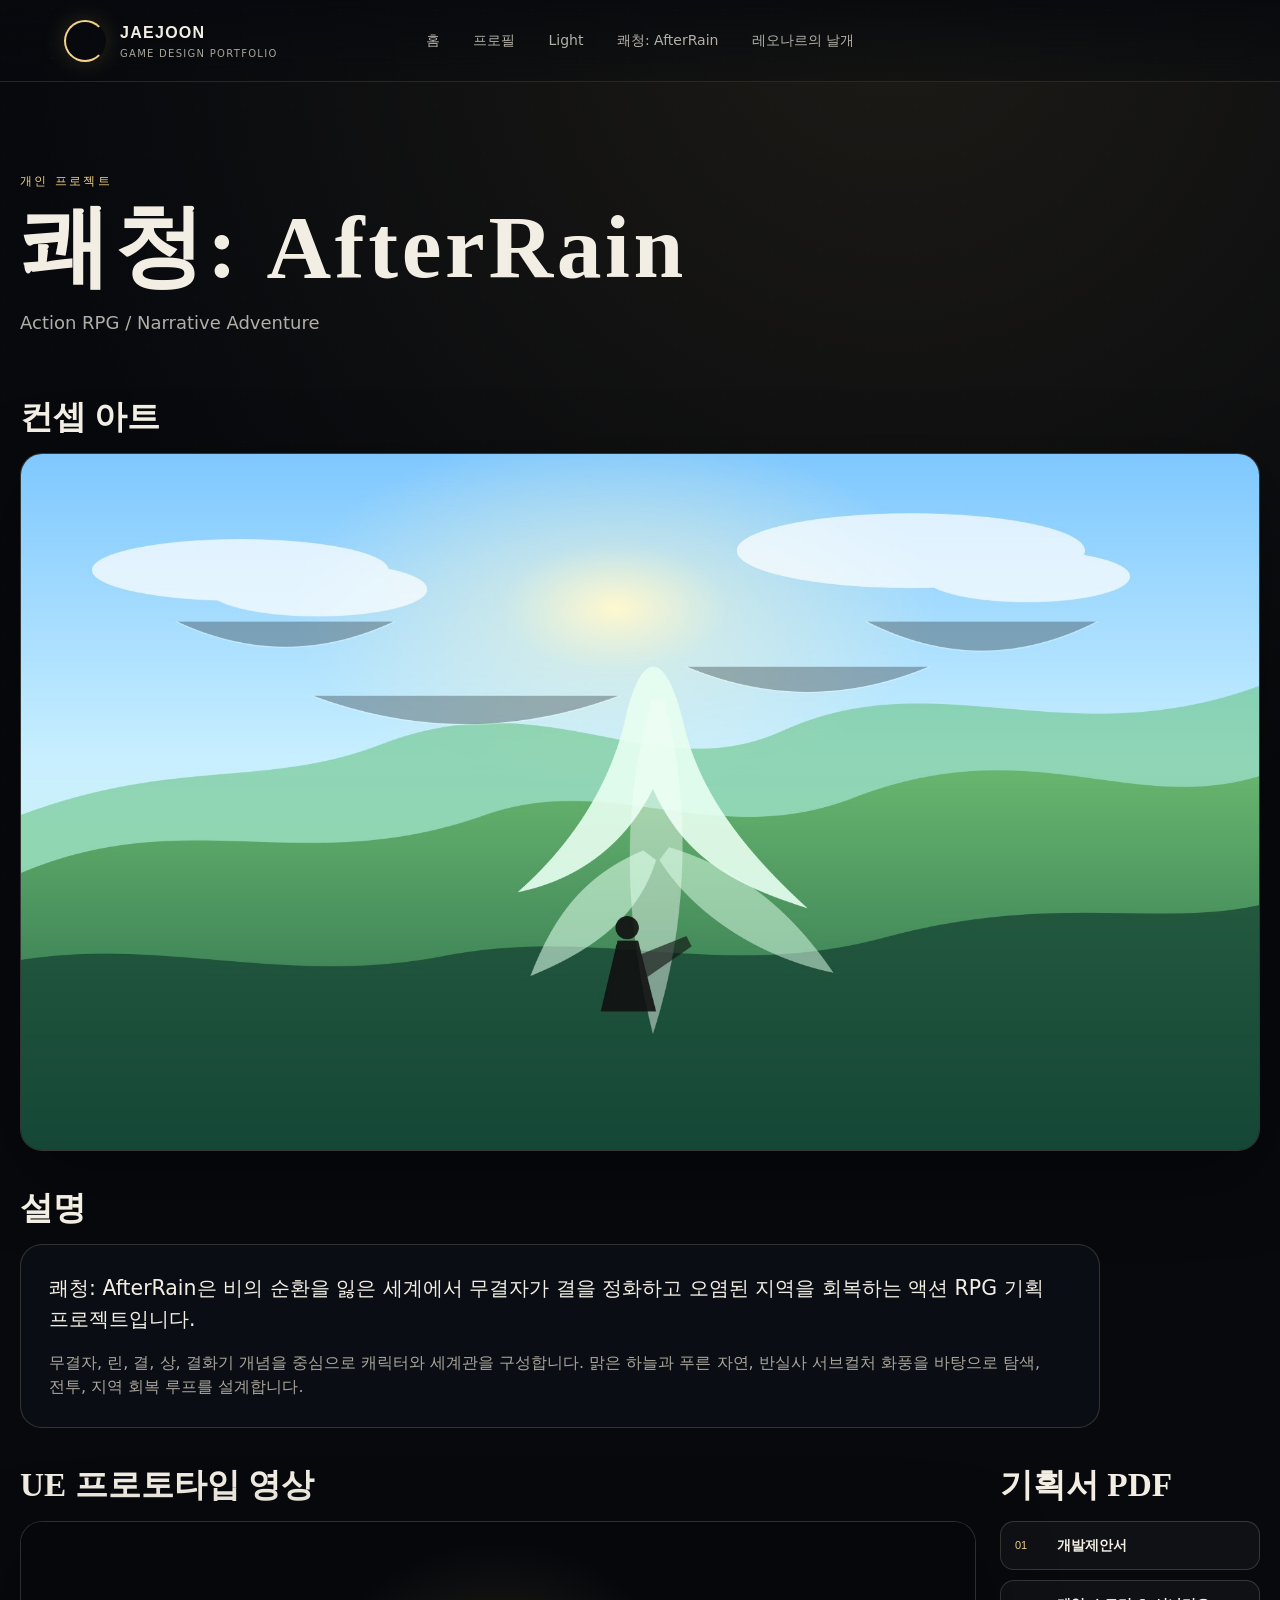
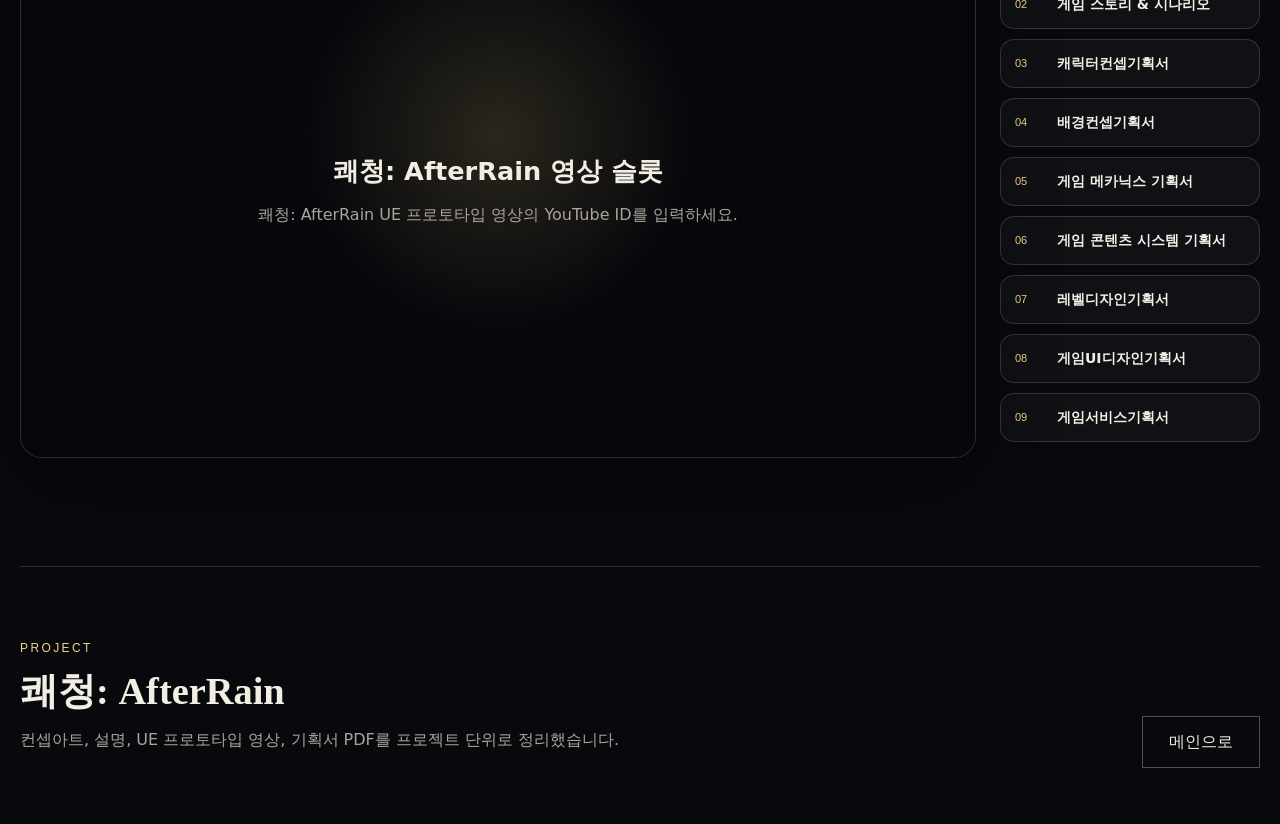
<file: game-portfolio-site/projects/afterrain.html>
<!doctype html>
<html lang="ko">
<head>
  <meta charset="utf-8" />
  <meta name="viewport" content="width=device-width, initial-scale=1" />
  <title>쾌청: AfterRain | 김재준 게임 디자인 포트폴리오</title>
  <meta name="description" content="쾌청: AfterRain은 비의 순환을 잃은 세계에서 무결자가 결을 정화하고 오염된 지역을 회복하는 액션 RPG 기획 프로젝트입니다." />
  <meta name="keywords" content="게임 디자인 포트폴리오, 게임기획 포트폴리오, 게임기획자 취업, Unreal Engine, 레벨디자인, 게임시스템기획, 액션 RPG, 메트로바니아, 쾌청 AfterRain" />
  <link rel="canonical" href="https://your-domain.com/projects/afterrain.html" />
  <link rel="icon" href="../assets/meta/favicon.ico" sizes="any" />
  <link rel="icon" type="image/svg+xml" href="../assets/meta/favicon.svg" />
  <link rel="icon" type="image/png" sizes="32x32" href="../assets/meta/favicon-32x32.png" />
  <link rel="icon" type="image/png" sizes="16x16" href="../assets/meta/favicon-16x16.png" />
  <link rel="apple-touch-icon" sizes="180x180" href="../assets/meta/apple-touch-icon.png" />
  <link rel="manifest" href="../assets/meta/site.webmanifest" />
  <meta name="theme-color" content="#05080c" />
  <meta property="og:type" content="website" />
  <meta property="og:title" content="쾌청: AfterRain | 김재준 게임 디자인 포트폴리오" />
  <meta property="og:description" content="쾌청: AfterRain은 비의 순환을 잃은 세계에서 무결자가 결을 정화하고 오염된 지역을 회복하는 액션 RPG 기획 프로젝트입니다." />
  <meta property="og:image" content="https://your-domain.com/assets/images/afterrain-concept.jpg" />
  <meta property="og:url" content="https://your-domain.com/projects/afterrain.html" />
  <meta name="twitter:card" content="summary_large_image" />
  <meta name="twitter:title" content="쾌청: AfterRain | 김재준 게임 디자인 포트폴리오" />
  <meta name="twitter:description" content="쾌청: AfterRain은 비의 순환을 잃은 세계에서 무결자가 결을 정화하고 오염된 지역을 회복하는 액션 RPG 기획 프로젝트입니다." />
  <meta name="twitter:image" content="https://your-domain.com/assets/images/afterrain-concept.jpg" />
  <link rel="stylesheet" href="../css/style.css" />
</head>
<body>
  <div class="site-noise" aria-hidden="true"></div>
  <header class="site-header" data-header>
    <a class="brand" href="../index.html#home" aria-label="홈으로 이동">
      <span class="brand-mark" aria-hidden="true"></span>
      <span class="brand-text"><strong>JAEJOON</strong><em>GAME DESIGN PORTFOLIO</em></span>
    </a>
    <button class="menu-toggle" type="button" data-menu-toggle aria-label="메뉴 열기"><span></span><span></span><span></span></button>
    <nav class="site-nav" data-nav aria-label="주요 메뉴">
      <a href="../index.html#home">홈</a>
      <a href="../index.html#profile">프로필</a>
      <a href="../projects/light.html">Light</a>
      <a href="../projects/afterrain.html">쾌청: AfterRain</a>
      <a href="../projects/wings-of-l.html">레오나르의 날개</a>
    </nav>
  </header>

  <main class="project-main">
    <section class="project-page-head" data-section>
      <p class="eyebrow">개인 프로젝트</p>
      <h1>쾌청: AfterRain</h1>
      <p>Action RPG / Narrative Adventure</p>
    </section>

    <section class="project-detail-page section" data-section>
      <article class="project-concept">
        <div class="project-block-head"><h2>컨셉 아트</h2></div>
        <div class="project-concept-image"><img src="../assets/images/afterrain-concept.jpg" alt="쾌청: AfterRain 컨셉 아트" /></div>
      </article>

      <article class="project-description">
        <div class="project-block-head"><h2>설명</h2></div>
        <div class="project-description-body">
          <p class="project-hero-line">쾌청: AfterRain은 비의 순환을 잃은 세계에서 무결자가 결을 정화하고 오염된 지역을 회복하는 액션 RPG 기획 프로젝트입니다.</p>
          <p>무결자, 린, 결, 상, 결화기 개념을 중심으로 캐릭터와 세계관을 구성합니다. 맑은 하늘과 푸른 자연, 반실사 서브컬처 화풍을 바탕으로 탐색, 전투, 지역 회복 루프를 설계합니다.</p>
        </div>
      </article>

      <div class="project-result-layout">
        <article class="project-video">
          <div class="project-block-head"><h2>UE 프로토타입 영상</h2></div>
          <div class="video-frame" data-youtube-id="">
            <div class="video-placeholder"><div><strong>쾌청: AfterRain 영상 슬롯</strong><p>쾌청: AfterRain UE 프로토타입 영상의 YouTube ID를 입력하세요.</p></div></div>
          </div>
        </article>
        <article class="project-docs project-docs-side">
          <div class="project-block-head docs-head"><h2>기획서 PDF</h2></div>
          <div class="document-list">
            <button type="button" class="document-card document-list-item" data-pdf-path="../assets/pdfs/afterrain/development-proposal.pdf" data-pdf-title="개발제안서" data-pdf-project="쾌청: AfterRain">
              <span><small>01</small><strong>개발제안서</strong></span>
            </button>
<button type="button" class="document-card document-list-item" data-pdf-path="../assets/pdfs/afterrain/story-scenario.pdf" data-pdf-title="게임 스토리 & 시나리오" data-pdf-project="쾌청: AfterRain">
              <span><small>02</small><strong>게임 스토리 & 시나리오</strong></span>
            </button>
<button type="button" class="document-card document-list-item" data-pdf-path="../assets/pdfs/afterrain/character-concept.pdf" data-pdf-title="캐릭터컨셉기획서" data-pdf-project="쾌청: AfterRain">
              <span><small>03</small><strong>캐릭터컨셉기획서</strong></span>
            </button>
<button type="button" class="document-card document-list-item" data-pdf-path="../assets/pdfs/afterrain/background-concept.pdf" data-pdf-title="배경컨셉기획서" data-pdf-project="쾌청: AfterRain">
              <span><small>04</small><strong>배경컨셉기획서</strong></span>
            </button>
<button type="button" class="document-card document-list-item" data-pdf-path="../assets/pdfs/afterrain/game-mechanics.pdf" data-pdf-title="게임 메카닉스 기획서" data-pdf-project="쾌청: AfterRain">
              <span><small>05</small><strong>게임 메카닉스 기획서</strong></span>
            </button>
<button type="button" class="document-card document-list-item" data-pdf-path="../assets/pdfs/afterrain/content-system.pdf" data-pdf-title="게임 콘텐츠 시스템 기획서" data-pdf-project="쾌청: AfterRain">
              <span><small>06</small><strong>게임 콘텐츠 시스템 기획서</strong></span>
            </button>
<button type="button" class="document-card document-list-item" data-pdf-path="../assets/pdfs/afterrain/level-design.pdf" data-pdf-title="레벨디자인기획서" data-pdf-project="쾌청: AfterRain">
              <span><small>07</small><strong>레벨디자인기획서</strong></span>
            </button>
<button type="button" class="document-card document-list-item" data-pdf-path="../assets/pdfs/afterrain/ui-design.pdf" data-pdf-title="게임UI디자인기획서" data-pdf-project="쾌청: AfterRain">
              <span><small>08</small><strong>게임UI디자인기획서</strong></span>
            </button>
<button type="button" class="document-card document-list-item" data-pdf-path="../assets/pdfs/afterrain/service-plan.pdf" data-pdf-title="게임서비스기획서" data-pdf-project="쾌청: AfterRain">
              <span><small>09</small><strong>게임서비스기획서</strong></span>
            </button>
          </div>
        </article>
      </div>
    </section>
  </main>

  <footer class="site-footer">
    <div><p class="eyebrow">Project</p><h2>쾌청: AfterRain</h2><p>컨셉아트, 설명, UE 프로토타입 영상, 기획서 PDF를 프로젝트 단위로 정리했습니다.</p></div>
    <a class="btn btn-ghost" href="../index.html#home">메인으로</a>
  </footer>

  <div class="modal" data-modal aria-hidden="true">
    <div class="modal-backdrop" data-modal-close></div>
    <section class="modal-panel" role="dialog" aria-modal="true" aria-labelledby="modal-title">
      <header class="modal-head">
        <div><p class="eyebrow" data-modal-project>Project</p><h2 id="modal-title" data-modal-title>Document</h2></div>
        <button class="modal-close" type="button" data-modal-close aria-label="닫기">×</button>
      </header>
      <iframe class="pdf-viewer" data-pdf-viewer title="PDF Viewer"></iframe>
      <footer class="modal-foot"><a class="btn btn-primary" data-pdf-open target="_blank" rel="noopener">새 탭에서 열기</a></footer>
    </section>
  </div>

  <script src="../js/site.js"></script>
</body>
</html>
</file>
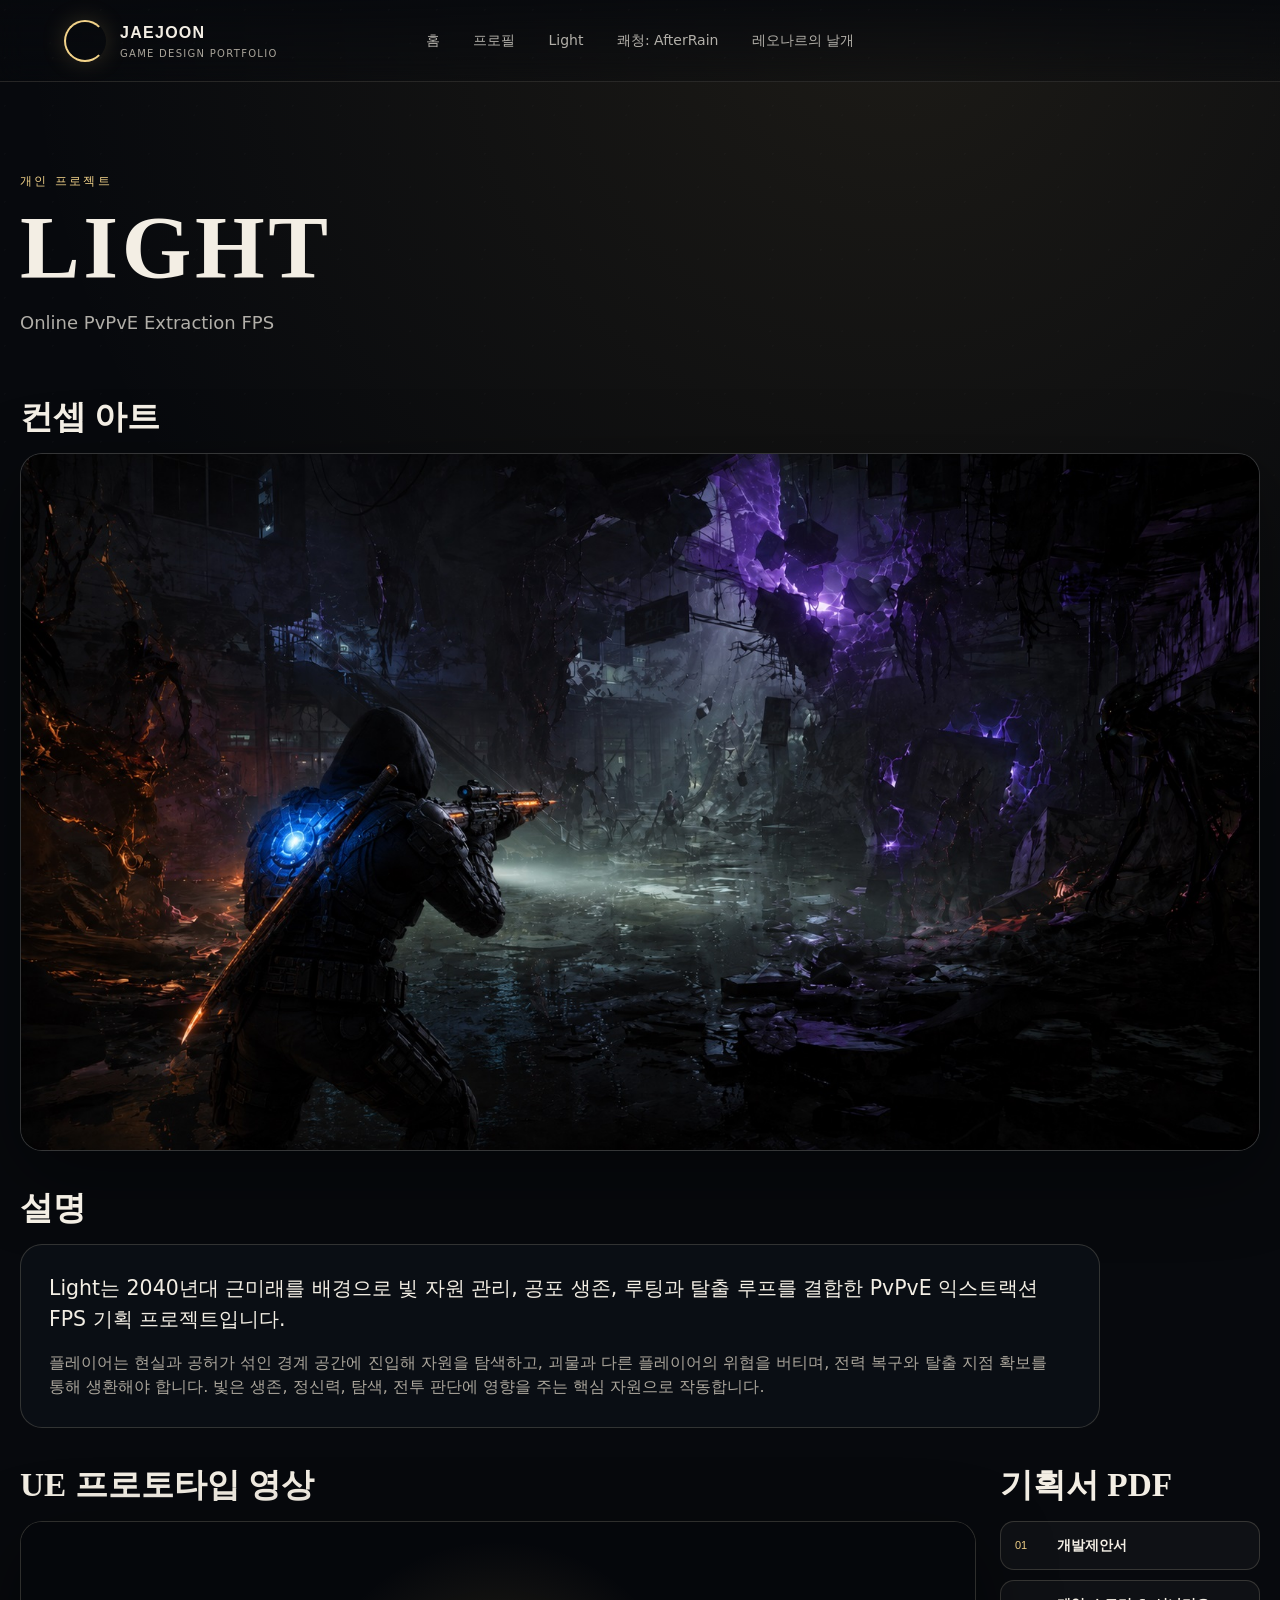
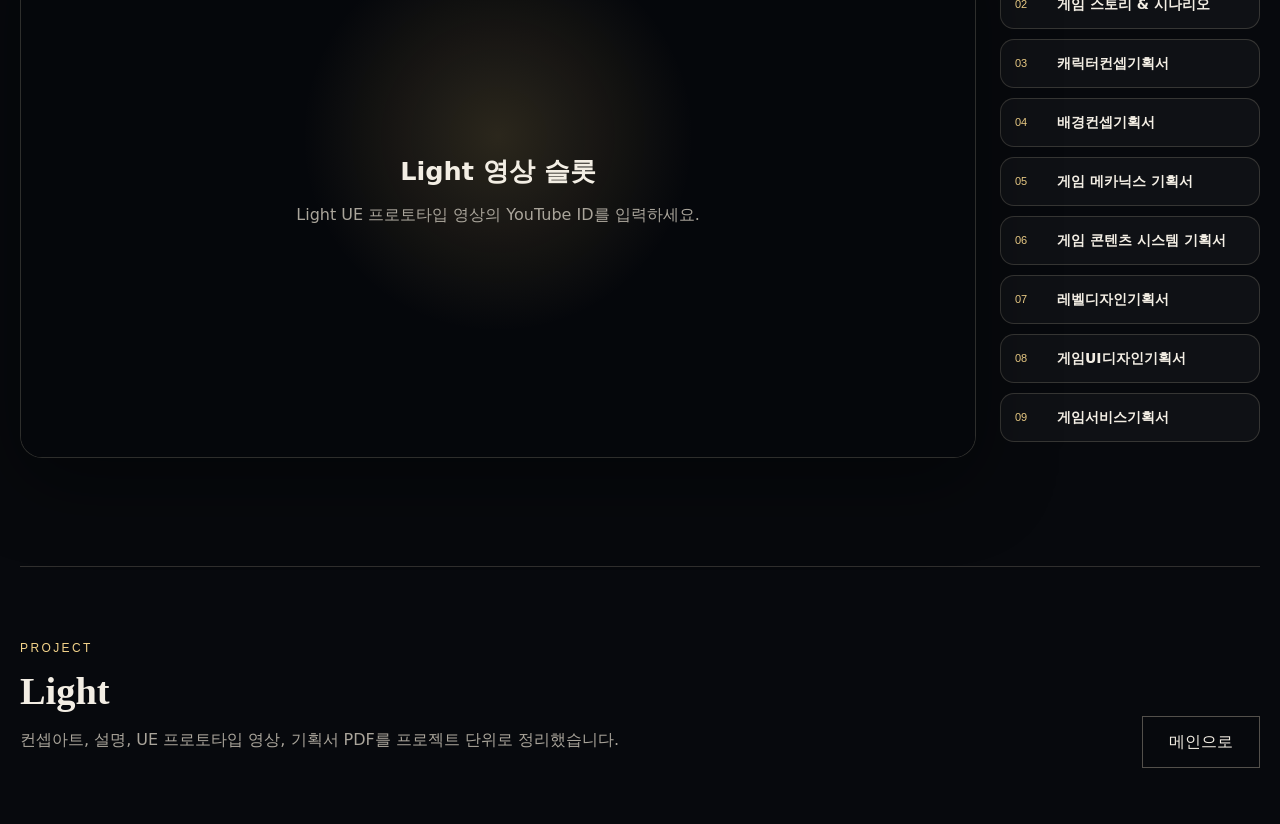
<file: game-portfolio-site/projects/light.html>
<!doctype html>
<html lang="ko">
<head>
  <meta charset="utf-8" />
  <meta name="viewport" content="width=device-width, initial-scale=1" />
  <title>Light | 김재준 게임 디자인 포트폴리오</title>
  <meta name="description" content="Light는 2040년대 근미래를 배경으로 빛 자원 관리, 공포 생존, 루팅과 탈출 루프를 결합한 PvPvE 익스트랙션 FPS 기획 프로젝트입니다." />
  <meta name="keywords" content="게임 디자인 포트폴리오, 게임기획 포트폴리오, 게임기획자 취업, Unreal Engine, 레벨디자인, 게임시스템기획, PvPvE, 익스트랙션 FPS, 공포 생존, Light" />
  <link rel="canonical" href="https://your-domain.com/projects/light.html" />
  <link rel="icon" href="../assets/meta/favicon.ico" sizes="any" />
  <link rel="icon" type="image/svg+xml" href="../assets/meta/favicon.svg" />
  <link rel="icon" type="image/png" sizes="32x32" href="../assets/meta/favicon-32x32.png" />
  <link rel="icon" type="image/png" sizes="16x16" href="../assets/meta/favicon-16x16.png" />
  <link rel="apple-touch-icon" sizes="180x180" href="../assets/meta/apple-touch-icon.png" />
  <link rel="manifest" href="../assets/meta/site.webmanifest" />
  <meta name="theme-color" content="#05080c" />
  <meta property="og:type" content="website" />
  <meta property="og:title" content="Light | 김재준 게임 디자인 포트폴리오" />
  <meta property="og:description" content="Light는 2040년대 근미래를 배경으로 빛 자원 관리, 공포 생존, 루팅과 탈출 루프를 결합한 PvPvE 익스트랙션 FPS 기획 프로젝트입니다." />
  <meta property="og:image" content="https://your-domain.com/assets/images/light-concept.jpg" />
  <meta property="og:url" content="https://your-domain.com/projects/light.html" />
  <meta name="twitter:card" content="summary_large_image" />
  <meta name="twitter:title" content="Light | 김재준 게임 디자인 포트폴리오" />
  <meta name="twitter:description" content="Light는 2040년대 근미래를 배경으로 빛 자원 관리, 공포 생존, 루팅과 탈출 루프를 결합한 PvPvE 익스트랙션 FPS 기획 프로젝트입니다." />
  <meta name="twitter:image" content="https://your-domain.com/assets/images/light-concept.jpg" />
  <link rel="stylesheet" href="../css/style.css" />
</head>
<body>
  <div class="site-noise" aria-hidden="true"></div>
  <header class="site-header" data-header>
    <a class="brand" href="../index.html#home" aria-label="홈으로 이동">
      <span class="brand-mark" aria-hidden="true"></span>
      <span class="brand-text"><strong>JAEJOON</strong><em>GAME DESIGN PORTFOLIO</em></span>
    </a>
    <button class="menu-toggle" type="button" data-menu-toggle aria-label="메뉴 열기"><span></span><span></span><span></span></button>
    <nav class="site-nav" data-nav aria-label="주요 메뉴">
      <a href="../index.html#home">홈</a>
      <a href="../index.html#profile">프로필</a>
      <a href="../projects/light.html">Light</a>
      <a href="../projects/afterrain.html">쾌청: AfterRain</a>
      <a href="../projects/wings-of-l.html">레오나르의 날개</a>
    </nav>
  </header>

  <main class="project-main">
    <section class="project-page-head" data-section>
      <p class="eyebrow">개인 프로젝트</p>
      <h1>LIGHT</h1>
      <p>Online PvPvE Extraction FPS</p>
    </section>

    <section class="project-detail-page section" data-section>
      <article class="project-concept">
        <div class="project-block-head"><h2>컨셉 아트</h2></div>
        <div class="project-concept-image"><img src="../assets/images/light-concept.jpg" alt="Light 컨셉 아트" /></div>
      </article>

      <article class="project-description">
        <div class="project-block-head"><h2>설명</h2></div>
        <div class="project-description-body">
          <p class="project-hero-line">Light는 2040년대 근미래를 배경으로 빛 자원 관리, 공포 생존, 루팅과 탈출 루프를 결합한 PvPvE 익스트랙션 FPS 기획 프로젝트입니다.</p>
          <p>플레이어는 현실과 공허가 섞인 경계 공간에 진입해 자원을 탐색하고, 괴물과 다른 플레이어의 위협을 버티며, 전력 복구와 탈출 지점 확보를 통해 생환해야 합니다. 빛은 생존, 정신력, 탐색, 전투 판단에 영향을 주는 핵심 자원으로 작동합니다.</p>
        </div>
      </article>

      <div class="project-result-layout">
        <article class="project-video">
          <div class="project-block-head"><h2>UE 프로토타입 영상</h2></div>
          <div class="video-frame" data-youtube-id="">
            <div class="video-placeholder"><div><strong>Light 영상 슬롯</strong><p>Light UE 프로토타입 영상의 YouTube ID를 입력하세요.</p></div></div>
          </div>
        </article>
        <article class="project-docs project-docs-side">
          <div class="project-block-head docs-head"><h2>기획서 PDF</h2></div>
          <div class="document-list">
            <button type="button" class="document-card document-list-item" data-pdf-path="../assets/pdfs/light/development-proposal.pdf" data-pdf-title="개발제안서" data-pdf-project="Light">
              <span><small>01</small><strong>개발제안서</strong></span>
            </button>
<button type="button" class="document-card document-list-item" data-pdf-path="../assets/pdfs/light/story-scenario.pdf" data-pdf-title="게임 스토리 & 시나리오" data-pdf-project="Light">
              <span><small>02</small><strong>게임 스토리 & 시나리오</strong></span>
            </button>
<button type="button" class="document-card document-list-item" data-pdf-path="../assets/pdfs/light/character-concept.pdf" data-pdf-title="캐릭터컨셉기획서" data-pdf-project="Light">
              <span><small>03</small><strong>캐릭터컨셉기획서</strong></span>
            </button>
<button type="button" class="document-card document-list-item" data-pdf-path="../assets/pdfs/light/background-concept.pdf" data-pdf-title="배경컨셉기획서" data-pdf-project="Light">
              <span><small>04</small><strong>배경컨셉기획서</strong></span>
            </button>
<button type="button" class="document-card document-list-item" data-pdf-path="../assets/pdfs/light/game-mechanics.pdf" data-pdf-title="게임 메카닉스 기획서" data-pdf-project="Light">
              <span><small>05</small><strong>게임 메카닉스 기획서</strong></span>
            </button>
<button type="button" class="document-card document-list-item" data-pdf-path="../assets/pdfs/light/content-system.pdf" data-pdf-title="게임 콘텐츠 시스템 기획서" data-pdf-project="Light">
              <span><small>06</small><strong>게임 콘텐츠 시스템 기획서</strong></span>
            </button>
<button type="button" class="document-card document-list-item" data-pdf-path="../assets/pdfs/light/level-design.pdf" data-pdf-title="레벨디자인기획서" data-pdf-project="Light">
              <span><small>07</small><strong>레벨디자인기획서</strong></span>
            </button>
<button type="button" class="document-card document-list-item" data-pdf-path="../assets/pdfs/light/ui-design.pdf" data-pdf-title="게임UI디자인기획서" data-pdf-project="Light">
              <span><small>08</small><strong>게임UI디자인기획서</strong></span>
            </button>
<button type="button" class="document-card document-list-item" data-pdf-path="../assets/pdfs/light/service-plan.pdf" data-pdf-title="게임서비스기획서" data-pdf-project="Light">
              <span><small>09</small><strong>게임서비스기획서</strong></span>
            </button>
          </div>
        </article>
      </div>
    </section>
  </main>

  <footer class="site-footer">
    <div><p class="eyebrow">Project</p><h2>Light</h2><p>컨셉아트, 설명, UE 프로토타입 영상, 기획서 PDF를 프로젝트 단위로 정리했습니다.</p></div>
    <a class="btn btn-ghost" href="../index.html#home">메인으로</a>
  </footer>

  <div class="modal" data-modal aria-hidden="true">
    <div class="modal-backdrop" data-modal-close></div>
    <section class="modal-panel" role="dialog" aria-modal="true" aria-labelledby="modal-title">
      <header class="modal-head">
        <div><p class="eyebrow" data-modal-project>Project</p><h2 id="modal-title" data-modal-title>Document</h2></div>
        <button class="modal-close" type="button" data-modal-close aria-label="닫기">×</button>
      </header>
      <iframe class="pdf-viewer" data-pdf-viewer title="PDF Viewer"></iframe>
      <footer class="modal-foot"><a class="btn btn-primary" data-pdf-open target="_blank" rel="noopener">새 탭에서 열기</a></footer>
    </section>
  </div>

  <script src="../js/site.js"></script>
</body>
</html>
</file>
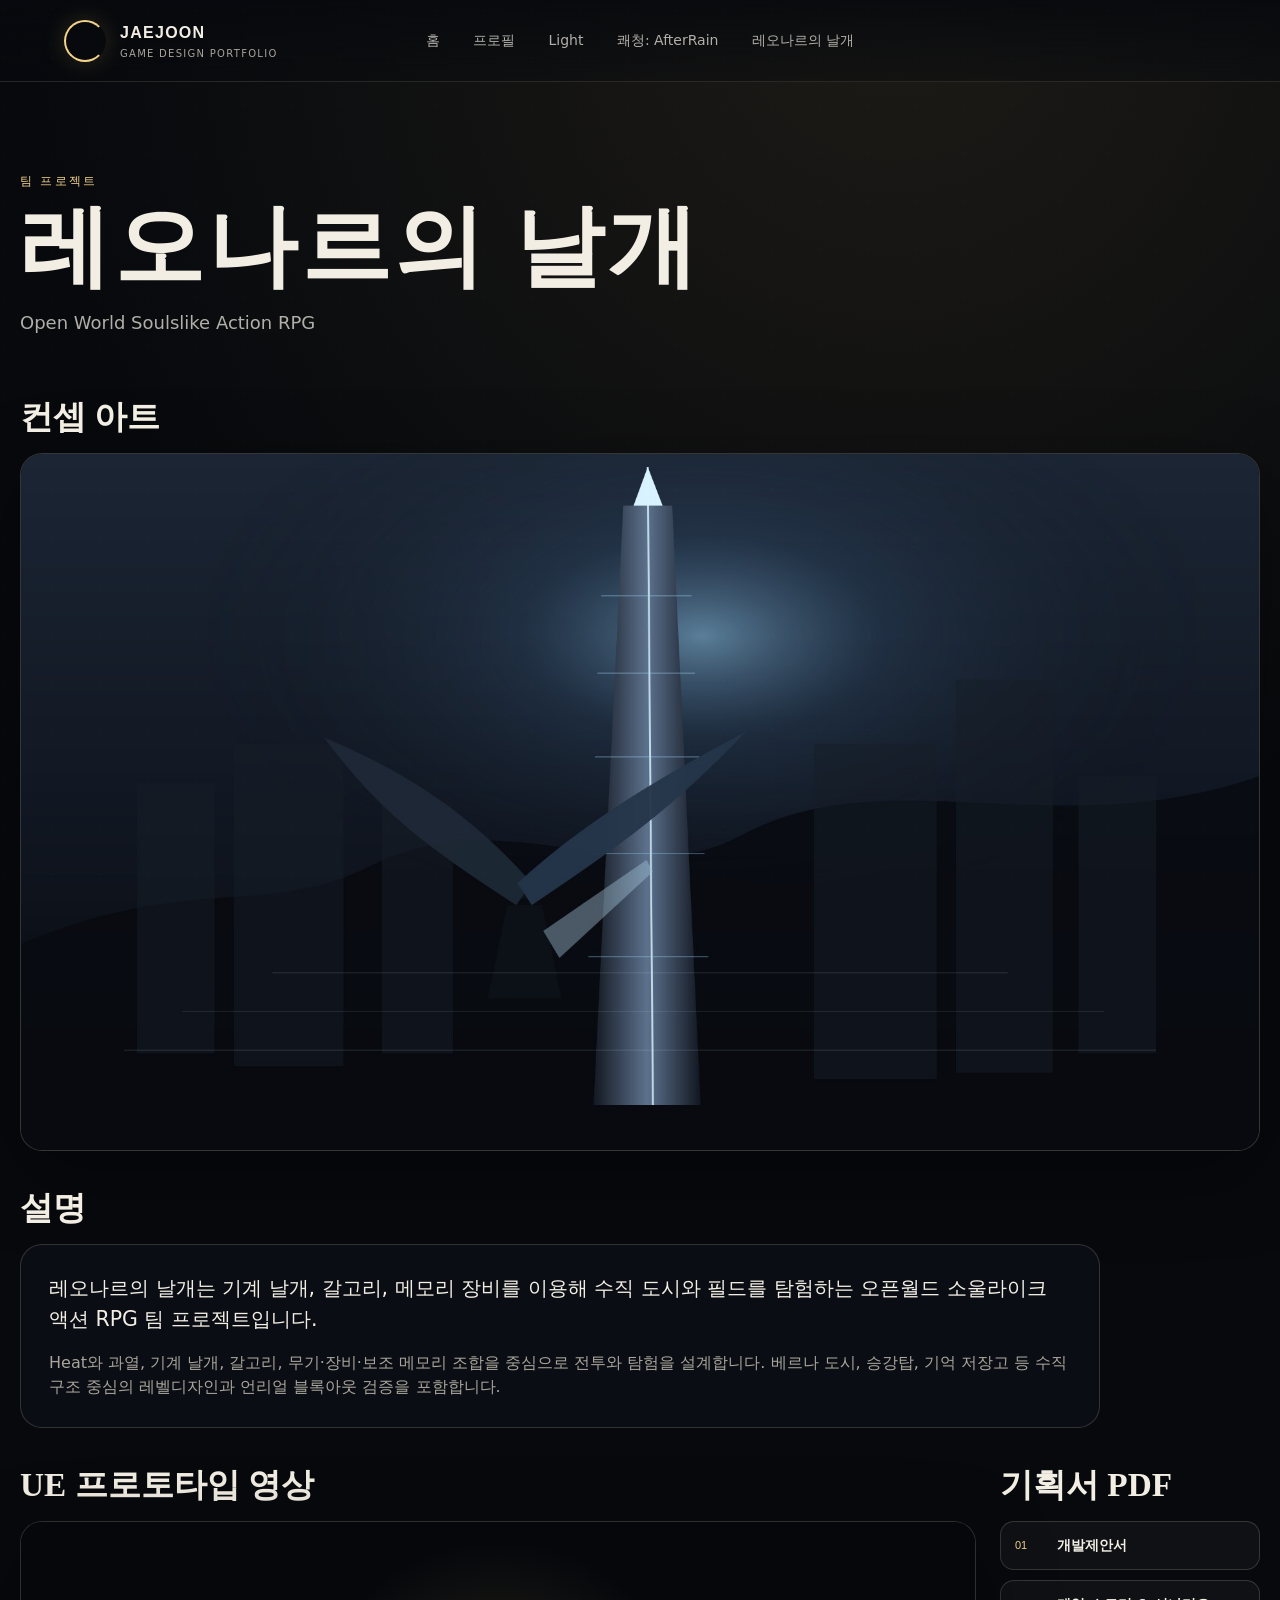
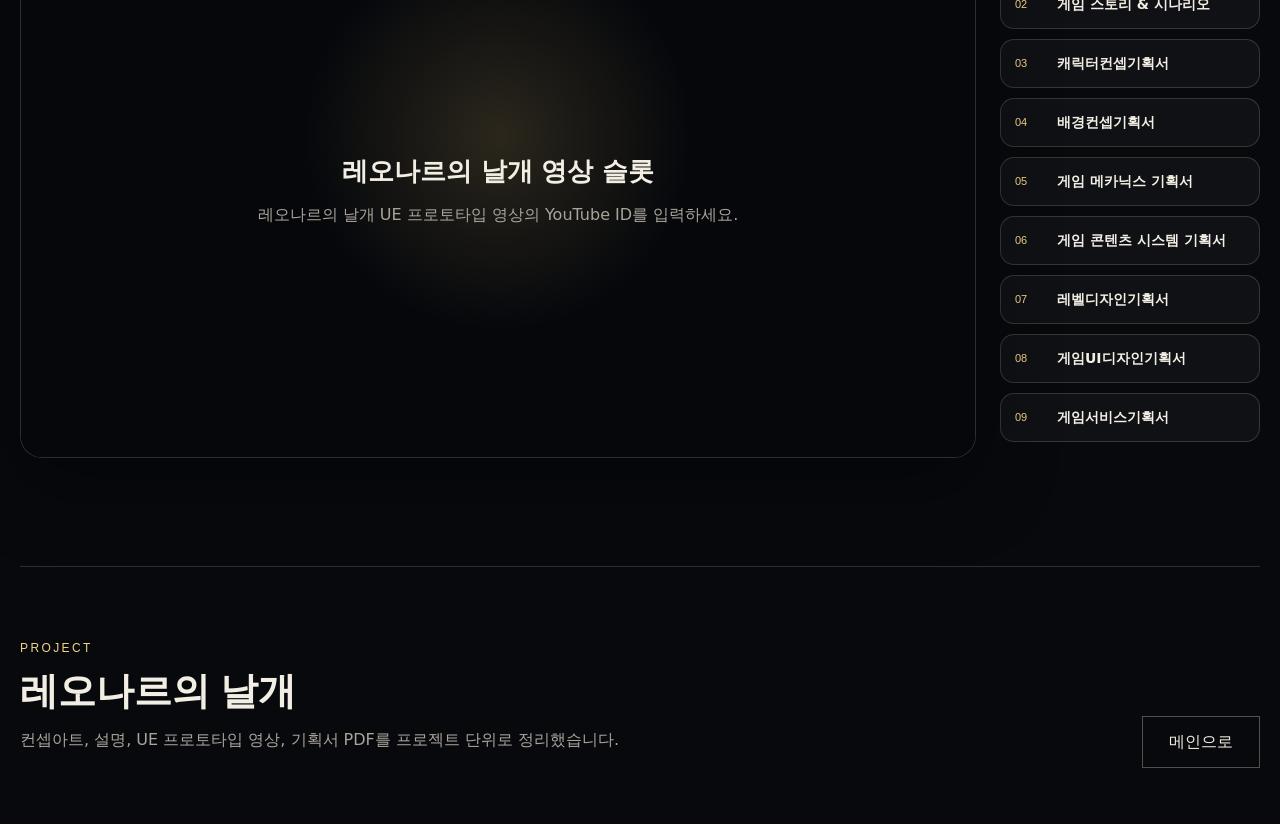
<file: game-portfolio-site/projects/wings-of-l.html>
<!doctype html>
<html lang="ko">
<head>
  <meta charset="utf-8" />
  <meta name="viewport" content="width=device-width, initial-scale=1" />
  <title>레오나르의 날개 | 김재준 게임 디자인 포트폴리오</title>
  <meta name="description" content="레오나르의 날개는 기계 날개, 갈고리, 메모리 장비를 이용해 수직 도시와 필드를 탐험하는 오픈월드 소울라이크 액션 RPG 팀 프로젝트입니다." />
  <meta name="keywords" content="게임 디자인 포트폴리오, 게임기획 포트폴리오, 게임기획자 취업, Unreal Engine, 레벨디자인, 게임시스템기획, 오픈월드 RPG, 소울라이크, 레오나르의 날개" />
  <link rel="canonical" href="https://your-domain.com/projects/wings-of-l.html" />
  <link rel="icon" href="../assets/meta/favicon.ico" sizes="any" />
  <link rel="icon" type="image/svg+xml" href="../assets/meta/favicon.svg" />
  <link rel="icon" type="image/png" sizes="32x32" href="../assets/meta/favicon-32x32.png" />
  <link rel="icon" type="image/png" sizes="16x16" href="../assets/meta/favicon-16x16.png" />
  <link rel="apple-touch-icon" sizes="180x180" href="../assets/meta/apple-touch-icon.png" />
  <link rel="manifest" href="../assets/meta/site.webmanifest" />
  <meta name="theme-color" content="#05080c" />
  <meta property="og:type" content="website" />
  <meta property="og:title" content="레오나르의 날개 | 김재준 게임 디자인 포트폴리오" />
  <meta property="og:description" content="레오나르의 날개는 기계 날개, 갈고리, 메모리 장비를 이용해 수직 도시와 필드를 탐험하는 오픈월드 소울라이크 액션 RPG 팀 프로젝트입니다." />
  <meta property="og:image" content="https://your-domain.com/assets/images/wings-of-l-concept.jpg" />
  <meta property="og:url" content="https://your-domain.com/projects/wings-of-l.html" />
  <meta name="twitter:card" content="summary_large_image" />
  <meta name="twitter:title" content="레오나르의 날개 | 김재준 게임 디자인 포트폴리오" />
  <meta name="twitter:description" content="레오나르의 날개는 기계 날개, 갈고리, 메모리 장비를 이용해 수직 도시와 필드를 탐험하는 오픈월드 소울라이크 액션 RPG 팀 프로젝트입니다." />
  <meta name="twitter:image" content="https://your-domain.com/assets/images/wings-of-l-concept.jpg" />
  <link rel="stylesheet" href="../css/style.css" />
</head>
<body>
  <div class="site-noise" aria-hidden="true"></div>
  <header class="site-header" data-header>
    <a class="brand" href="../index.html#home" aria-label="홈으로 이동">
      <span class="brand-mark" aria-hidden="true"></span>
      <span class="brand-text"><strong>JAEJOON</strong><em>GAME DESIGN PORTFOLIO</em></span>
    </a>
    <button class="menu-toggle" type="button" data-menu-toggle aria-label="메뉴 열기"><span></span><span></span><span></span></button>
    <nav class="site-nav" data-nav aria-label="주요 메뉴">
      <a href="../index.html#home">홈</a>
      <a href="../index.html#profile">프로필</a>
      <a href="../projects/light.html">Light</a>
      <a href="../projects/afterrain.html">쾌청: AfterRain</a>
      <a href="../projects/wings-of-l.html">레오나르의 날개</a>
    </nav>
  </header>

  <main class="project-main">
    <section class="project-page-head" data-section>
      <p class="eyebrow">팀 프로젝트</p>
      <h1>레오나르의 날개</h1>
      <p>Open World Soulslike Action RPG</p>
    </section>

    <section class="project-detail-page section" data-section>
      <article class="project-concept">
        <div class="project-block-head"><h2>컨셉 아트</h2></div>
        <div class="project-concept-image"><img src="../assets/images/wings-of-l-concept.jpg" alt="레오나르의 날개 컨셉 아트" /></div>
      </article>

      <article class="project-description">
        <div class="project-block-head"><h2>설명</h2></div>
        <div class="project-description-body">
          <p class="project-hero-line">레오나르의 날개는 기계 날개, 갈고리, 메모리 장비를 이용해 수직 도시와 필드를 탐험하는 오픈월드 소울라이크 액션 RPG 팀 프로젝트입니다.</p>
          <p>Heat와 과열, 기계 날개, 갈고리, 무기·장비·보조 메모리 조합을 중심으로 전투와 탐험을 설계합니다. 베르나 도시, 승강탑, 기억 저장고 등 수직 구조 중심의 레벨디자인과 언리얼 블록아웃 검증을 포함합니다.</p>
        </div>
      </article>

      <div class="project-result-layout">
        <article class="project-video">
          <div class="project-block-head"><h2>UE 프로토타입 영상</h2></div>
          <div class="video-frame" data-youtube-id="">
            <div class="video-placeholder"><div><strong>레오나르의 날개 영상 슬롯</strong><p>레오나르의 날개 UE 프로토타입 영상의 YouTube ID를 입력하세요.</p></div></div>
          </div>
        </article>
        <article class="project-docs project-docs-side">
          <div class="project-block-head docs-head"><h2>기획서 PDF</h2></div>
          <div class="document-list">
            <button type="button" class="document-card document-list-item" data-pdf-path="../assets/pdfs/wings-of-l/development-proposal.pdf" data-pdf-title="개발제안서" data-pdf-project="레오나르의 날개">
              <span><small>01</small><strong>개발제안서</strong></span>
            </button>
<button type="button" class="document-card document-list-item" data-pdf-path="../assets/pdfs/wings-of-l/story-scenario.pdf" data-pdf-title="게임 스토리 & 시나리오" data-pdf-project="레오나르의 날개">
              <span><small>02</small><strong>게임 스토리 & 시나리오</strong></span>
            </button>
<button type="button" class="document-card document-list-item" data-pdf-path="../assets/pdfs/wings-of-l/character-concept.pdf" data-pdf-title="캐릭터컨셉기획서" data-pdf-project="레오나르의 날개">
              <span><small>03</small><strong>캐릭터컨셉기획서</strong></span>
            </button>
<button type="button" class="document-card document-list-item" data-pdf-path="../assets/pdfs/wings-of-l/background-concept.pdf" data-pdf-title="배경컨셉기획서" data-pdf-project="레오나르의 날개">
              <span><small>04</small><strong>배경컨셉기획서</strong></span>
            </button>
<button type="button" class="document-card document-list-item" data-pdf-path="../assets/pdfs/wings-of-l/game-mechanics.pdf" data-pdf-title="게임 메카닉스 기획서" data-pdf-project="레오나르의 날개">
              <span><small>05</small><strong>게임 메카닉스 기획서</strong></span>
            </button>
<button type="button" class="document-card document-list-item" data-pdf-path="../assets/pdfs/wings-of-l/content-system.pdf" data-pdf-title="게임 콘텐츠 시스템 기획서" data-pdf-project="레오나르의 날개">
              <span><small>06</small><strong>게임 콘텐츠 시스템 기획서</strong></span>
            </button>
<button type="button" class="document-card document-list-item" data-pdf-path="../assets/pdfs/wings-of-l/level-design.pdf" data-pdf-title="레벨디자인기획서" data-pdf-project="레오나르의 날개">
              <span><small>07</small><strong>레벨디자인기획서</strong></span>
            </button>
<button type="button" class="document-card document-list-item" data-pdf-path="../assets/pdfs/wings-of-l/ui-design.pdf" data-pdf-title="게임UI디자인기획서" data-pdf-project="레오나르의 날개">
              <span><small>08</small><strong>게임UI디자인기획서</strong></span>
            </button>
<button type="button" class="document-card document-list-item" data-pdf-path="../assets/pdfs/wings-of-l/service-plan.pdf" data-pdf-title="게임서비스기획서" data-pdf-project="레오나르의 날개">
              <span><small>09</small><strong>게임서비스기획서</strong></span>
            </button>
          </div>
        </article>
      </div>
    </section>
  </main>

  <footer class="site-footer">
    <div><p class="eyebrow">Project</p><h2>레오나르의 날개</h2><p>컨셉아트, 설명, UE 프로토타입 영상, 기획서 PDF를 프로젝트 단위로 정리했습니다.</p></div>
    <a class="btn btn-ghost" href="../index.html#home">메인으로</a>
  </footer>

  <div class="modal" data-modal aria-hidden="true">
    <div class="modal-backdrop" data-modal-close></div>
    <section class="modal-panel" role="dialog" aria-modal="true" aria-labelledby="modal-title">
      <header class="modal-head">
        <div><p class="eyebrow" data-modal-project>Project</p><h2 id="modal-title" data-modal-title>Document</h2></div>
        <button class="modal-close" type="button" data-modal-close aria-label="닫기">×</button>
      </header>
      <iframe class="pdf-viewer" data-pdf-viewer title="PDF Viewer"></iframe>
      <footer class="modal-foot"><a class="btn btn-primary" data-pdf-open target="_blank" rel="noopener">새 탭에서 열기</a></footer>
    </section>
  </div>

  <script src="../js/site.js"></script>
</body>
</html>
</file>
<file: game-portfolio-site/css/style.css>
:root {
  --bg: #07090d;
  --bg-soft: #0d1118;
  --bg-card: rgba(13, 17, 24, 0.72);
  --line: rgba(229, 218, 192, 0.18);
  --line-strong: rgba(229, 218, 192, 0.34);
  --text: #f3eee4;
  --muted: #aaa59b;
  --dim: #6f7480;
  --gold: #d8b56a;
  --gold-soft: #f3d38a;
  --shadow: 0 24px 80px rgba(0, 0, 0, 0.42);
  --max: 1480px;
  --header: 82px;
  --radius: 22px;
  --font-kr: "Malgun Gothic", "Apple SD Gothic Neo", system-ui, sans-serif;
  --font-en: Arial, Helvetica, sans-serif;
}
* { box-sizing: border-box; }
html { scroll-behavior: smooth; }
body {
  margin: 0;
  color: var(--text);
  background: radial-gradient(circle at 70% 0%, rgba(216, 181, 106, 0.1), transparent 34%), var(--bg);
  font-family: var(--font-kr);
  line-height: 1.5;
  overflow-x: hidden;
}
body.modal-open { overflow: hidden; }
img { display: block; max-width: 100%; }
a { color: inherit; text-decoration: none; }
button { font: inherit; color: inherit; }
.site-noise {
  position: fixed; inset: 0; pointer-events: none; opacity: 0.05; z-index: 80;
  background-image: radial-gradient(circle at 10% 20%, rgba(255,255,255,0.4) 0 1px, transparent 1px), radial-gradient(circle at 70% 60%, rgba(255,255,255,0.3) 0 1px, transparent 1px);
  background-size: 48px 48px, 72px 72px;
}
.site-header {
  position: fixed; top: 0; left: 0; right: 0; height: var(--header); z-index: 50;
  display: flex; align-items: center; justify-content: space-between;
  padding: 0 clamp(20px, 5vw, 72px);
  border-bottom: 1px solid rgba(229, 218, 192, 0.14);
  background: linear-gradient(180deg, rgba(7,9,13,0.88), rgba(7,9,13,0.34));
  backdrop-filter: blur(14px); transition: background 0.25s ease, height 0.25s ease;
}
.site-header.is-scrolled { height: 66px; background: rgba(7, 9, 13, 0.94); }
.brand { display: flex; align-items: center; gap: 14px; min-width: 210px; position: relative; z-index: 2; }
.brand-mark { width: 42px; height: 42px; border: 2px solid var(--gold-soft); border-right-color: transparent; border-radius: 50%; box-shadow: 0 0 24px rgba(216,181,106,0.2); }
.brand-text { display: grid; gap: 1px; letter-spacing: 0.08em; }
.brand-text strong { font-family: var(--font-en); font-size: 16px; font-weight: 700; }
.brand-text em { font-size: 10px; color: var(--muted); font-style: normal; }
.site-nav {
  position: absolute; left: 50%; top: 0; height: 100%; transform: translateX(-50%);
  display: flex; align-items: center; justify-content: center; gap: clamp(16px, 2.3vw, 42px);
  color: rgba(243,238,228,0.72); font-size: 14px; white-space: nowrap;
}
.site-nav a { position: relative; padding: 28px 2px; }
.site-nav a::after { content: ""; position: absolute; left: 50%; bottom: 15px; width: 0; height: 1px; background: var(--gold-soft); transform: translateX(-50%); transition: width 0.18s ease; }
.site-nav a:hover, .site-nav a.is-active { color: var(--text); }
.site-nav a:hover::after, .site-nav a.is-active::after { width: 28px; }
.menu-toggle { display: none; border: 0; background: transparent; width: 42px; height: 42px; padding: 8px; cursor: pointer; position: relative; z-index: 2; }
.menu-toggle span { display: block; height: 2px; margin: 6px 0; background: var(--text); }
.eyebrow { margin: 0 0 14px; color: var(--gold-soft); font-family: var(--font-en); font-size: 12px; letter-spacing: 0.2em; text-transform: uppercase; }
.btn { display: inline-flex; align-items: center; justify-content: center; min-height: 52px; padding: 0 26px; border: 1px solid var(--line-strong); background: rgba(7,9,13,0.45); color: var(--text); cursor: pointer; transition: transform .18s ease, border-color .18s ease, background .18s ease; }
.btn:hover { transform: translateY(-2px); border-color: var(--gold-soft); }
.btn-primary { background: rgba(216,181,106,0.18); border-color: rgba(216,181,106,0.56); }
.btn-ghost { background: transparent; }



.main-landing {
  min-height: 100svh;
  padding: calc(var(--header) + 54px) clamp(18px, 4vw, 64px) 72px;
  display: flex;
  align-items: center;
  justify-content: center;
  overflow: hidden;
}
.main-showcase {
  position: relative;
  width: min(var(--max), 100%);
  display: grid;
  gap: clamp(26px, 3vw, 42px);
  isolation: isolate;
}
.showcase-title {
  position: relative;
  z-index: 8;
  max-width: 760px;
}
.showcase-title h1 {
  margin: 0;
  font-family: Georgia, "Times New Roman", serif;
  font-size: clamp(44px, 5.6vw, 96px);
  line-height: .94;
  letter-spacing: .04em;
  text-transform: uppercase;
  text-shadow: 0 18px 60px rgba(0,0,0,.76);
}
.main-card-deck {
  position: relative;
  min-height: min(58svh, 620px);
  display: grid;
  grid-template-columns: repeat(3, minmax(0, 1fr));
  gap: 0;
  perspective: 1200px;
  border: 1px solid var(--line-strong);
  border-radius: 30px;
  background: rgba(7, 9, 13, 0.42);
  box-shadow: var(--shadow);
  overflow: visible;
}
.main-project-card {
  position: relative;
  overflow: hidden;
  border: 0;
  border-right: 1px solid rgba(229, 218, 192, 0.18);
  border-radius: 0;
  background: #111;
  box-shadow: none;
  isolation: isolate;
  min-width: 0;
  min-height: 100%;
  transform-origin: center bottom;
  transition: transform .28s ease, filter .28s ease, box-shadow .28s ease;
}
.main-project-card:first-child { border-radius: 30px 0 0 30px; }
.main-project-card:last-child { border-right: 0; border-radius: 0 30px 30px 0; }
.card-light { background: url("../assets/images/light-concept.jpg") center / cover no-repeat; }
.card-afterrain { background: url("../assets/images/afterrain-concept.jpg") center / cover no-repeat; }
.card-wings-of-l { background: url("../assets/images/wings-of-l-concept.jpg") center / cover no-repeat; }
.main-project-card:hover {
  z-index: 9;
  transform: translateY(-24px) scale(1.025);
  box-shadow: 0 32px 90px rgba(0, 0, 0, 0.58);
}
.card-video { position: absolute; inset: 0; width: 100%; height: 100%; object-fit: cover; transform: scale(1.04); transition: transform .35s ease, filter .35s ease; background: #0b0f16; }
.main-project-card:hover .card-video { transform: scale(1.1); filter: brightness(1.08); }
.card-shade { position: absolute; inset: 0; background: linear-gradient(180deg, rgba(7,9,13,0.08) 0%, rgba(7,9,13,0.30) 46%, rgba(7,9,13,0.92) 100%); z-index: 1; }
.main-project-info { position: absolute; left: clamp(20px, 2.2vw, 34px); right: clamp(20px, 2.2vw, 34px); bottom: clamp(22px, 2.4vw, 38px); z-index: 2; display: grid; gap: 7px; }
.main-project-info em { color: var(--gold-soft); font-style: normal; font-size: 12px; letter-spacing: .16em; text-transform: uppercase; }
.main-project-info strong { font-size: clamp(26px, 2.6vw, 48px); line-height: 1.02; font-family: Georgia, "Times New Roman", serif; }
.main-project-info small { color: rgba(243,238,228,.72); font-size: 13px; }

.section { width: min(var(--max), calc(100% - 40px)); margin: 0 auto; padding: 108px 0; }
.section-head { max-width: 880px; margin-bottom: 38px; }
.section-head h2, .project-block-head h2, .site-footer h2 { margin: 0; font-size: clamp(32px, 3.5vw, 62px); line-height: 1.05; font-family: Georgia, "Times New Roman", serif; }
.section-head p { color: var(--muted); word-break: keep-all; }
.profile-grid { display: grid; grid-template-columns: repeat(4, 1fr); gap: 18px; }
.profile-card { min-height: 230px; padding: 26px; border: 1px solid var(--line); border-radius: var(--radius); background: var(--bg-card); box-shadow: var(--shadow); }
.profile-card h3 { margin: 0 0 18px; font-size: 22px; }
.profile-list { display: grid; gap: 14px; margin: 0; }
.profile-list div { display: grid; gap: 4px; }
.profile-list dt { color: var(--gold-soft); font-size: 12px; letter-spacing: .12em; }
.profile-list dd { margin: 0; color: rgba(243,238,228,.84); }
.profile-bullets { margin: 0; padding: 0 0 0 18px; color: rgba(243,238,228,.82); }
.profile-bullets li + li { margin-top: 9px; }
.profile-placeholder p { color: var(--muted); }
.placeholder-lines { display: grid; gap: 8px; color: rgba(243,238,228,.7); font-size: 13px; word-break: break-all; }

.project-main { padding-top: var(--header); }
.project-page-head { width: min(var(--max), calc(100% - 40px)); margin: 0 auto; padding: 90px 0 40px; }
.project-page-head h1 { margin: 0; font-family: Georgia, "Times New Roman", serif; font-size: clamp(54px, 7vw, 116px); line-height: .95; letter-spacing: .04em; }
.project-page-head p:not(.eyebrow) { margin: 20px 0 0; color: rgba(243,238,228,.72); font-size: 18px; }
.project-detail-page { padding-top: 24px; }
.project-concept, .project-description { margin-bottom: 40px; }
.project-block-head { display: flex; align-items: end; justify-content: space-between; gap: 18px; margin-bottom: 18px; }
.project-block-head h2 { font-size: clamp(28px, 2.6vw, 44px); }
.project-concept-image { border: 1px solid var(--line); border-radius: var(--radius); overflow: hidden; background: var(--bg-soft); box-shadow: var(--shadow); }
.project-concept-image img { width: 100%; aspect-ratio: 16 / 9; object-fit: cover; }
.project-description-body { max-width: 1080px; padding: 28px; border: 1px solid var(--line); border-radius: var(--radius); background: var(--bg-card); }
.project-description-body p { margin: 0; color: rgba(243,238,228,.8); word-break: keep-all; }
.project-description-body p + p { margin-top: 16px; color: var(--muted); }
.project-hero-line { font-size: clamp(19px, 1.6vw, 26px); color: var(--text) !important; }
.project-result-layout { display: grid; grid-template-columns: minmax(0, 4fr) minmax(260px, 1fr); gap: 24px; align-items: start; }
.project-video, .project-docs { min-width: 0; }
.video-frame { position: relative; width: 100%; aspect-ratio: 16 / 9; border: 1px solid var(--line); border-radius: var(--radius); overflow: hidden; background: #05070b; box-shadow: var(--shadow); }
.video-frame iframe { position: absolute; inset: 0; width: 100%; height: 100%; border: 0; }
.video-placeholder { position: absolute; inset: 0; display: grid; place-items: center; padding: 28px; text-align: center; background: radial-gradient(circle at 50% 40%, rgba(216,181,106,.18), transparent 34%), #05070b; }
.video-placeholder strong { display: block; font-size: clamp(22px, 2vw, 34px); }
.video-placeholder p { margin: 12px 0 0; color: var(--muted); }
.document-list { display: grid; grid-template-columns: 1fr; gap: 10px; }
.document-card { width: 100%; border: 1px solid var(--line); border-radius: 14px; background: rgba(255,255,255,.035); padding: 13px 14px; text-align: left; cursor: pointer; transition: border-color .18s ease, background .18s ease, transform .18s ease; }
.document-card:hover { border-color: var(--gold-soft); background: rgba(216,181,106,.1); transform: translateX(-3px); }
.document-card span { display: grid; grid-template-columns: 34px 1fr; gap: 8px; align-items: center; }
.document-card small { color: var(--gold-soft); font-family: var(--font-en); font-size: 11px; }
.document-card strong { font-size: 14px; font-weight: 700; word-break: keep-all; }

.site-footer { width: min(var(--max), calc(100% - 40px)); margin: 0 auto; padding: 72px 0 56px; border-top: 1px solid var(--line); display: flex; align-items: end; justify-content: space-between; gap: 24px; color: var(--muted); }
.site-footer h2 { color: var(--text); font-size: clamp(28px, 3vw, 48px); }
.modal { position: fixed; inset: 0; z-index: 100; display: none; }
.modal.is-open { display: block; }
.modal-backdrop { position: absolute; inset: 0; background: rgba(0,0,0,.74); }
.modal-panel { position: absolute; inset: 40px; display: grid; grid-template-rows: auto 1fr auto; border: 1px solid var(--line-strong); border-radius: 22px; background: #07090d; box-shadow: var(--shadow); overflow: hidden; }
.modal-head, .modal-foot { padding: 18px 24px; display: flex; align-items: center; justify-content: space-between; gap: 18px; border-bottom: 1px solid var(--line); }
.modal-foot { border-top: 1px solid var(--line); border-bottom: 0; }
.modal-head h2 { margin: 0; }
.modal-close { width: 42px; height: 42px; border: 1px solid var(--line); border-radius: 50%; background: transparent; cursor: pointer; font-size: 28px; }
.pdf-viewer { width: 100%; height: 100%; border: 0; background: #fff; }
@media (max-width: 1180px) {
  .brand { min-width: 170px; }
  .brand-text em { display: none; }
  .site-nav { gap: 18px; font-size: 13px; }
  .main-card-deck { min-height: 560px; }
  .profile-grid { grid-template-columns: repeat(2, 1fr); }
}
@media (max-width: 860px) {
  :root { --header: 70px; }
  .site-header { height: var(--header); padding: 0 18px; }
  .menu-toggle { display: block; }
  .site-nav { position: fixed; left: 0; right: 0; top: var(--header); height: auto; transform: none; display: none; flex-direction: column; align-items: stretch; gap: 0; background: rgba(7,9,13,.96); border-bottom: 1px solid var(--line); }
  .site-nav.is-open { display: flex; }
  .site-nav a { padding: 16px 24px; border-top: 1px solid rgba(229,218,192,.08); }
  .site-nav a::after { display: none; }
  .main-landing { padding: calc(var(--header) + 28px) 18px 48px; align-items: start; }
  .main-showcase { gap: 24px; }
  .showcase-title { margin-bottom: 0; }
  .main-card-deck { min-height: auto; grid-template-columns: 1fr; gap: 18px; border: 0; border-radius: 0; background: transparent; box-shadow: none; }
  .main-project-card, .main-project-card:first-child, .main-project-card:last-child { min-height: 360px; border: 1px solid var(--line-strong); border-radius: 24px; transform: none; }
  .main-project-card:hover { transform: translateY(-6px); }
  .section, .project-page-head { width: calc(100% - 32px); }
  .profile-grid { grid-template-columns: 1fr; }
  .project-result-layout { grid-template-columns: 1fr; }
  .document-card:hover { transform: none; }
  .site-footer { width: calc(100% - 32px); display: grid; align-items: start; }
  .modal-panel { inset: 14px; }
}
@media (max-width: 560px) {
  .showcase-title h1, .project-page-head h1 { font-size: 42px; }
  .main-project-card { min-height: 300px; }
  .project-description-body { padding: 20px; }
  .modal-head, .modal-foot { padding: 14px; }
}
</file>
